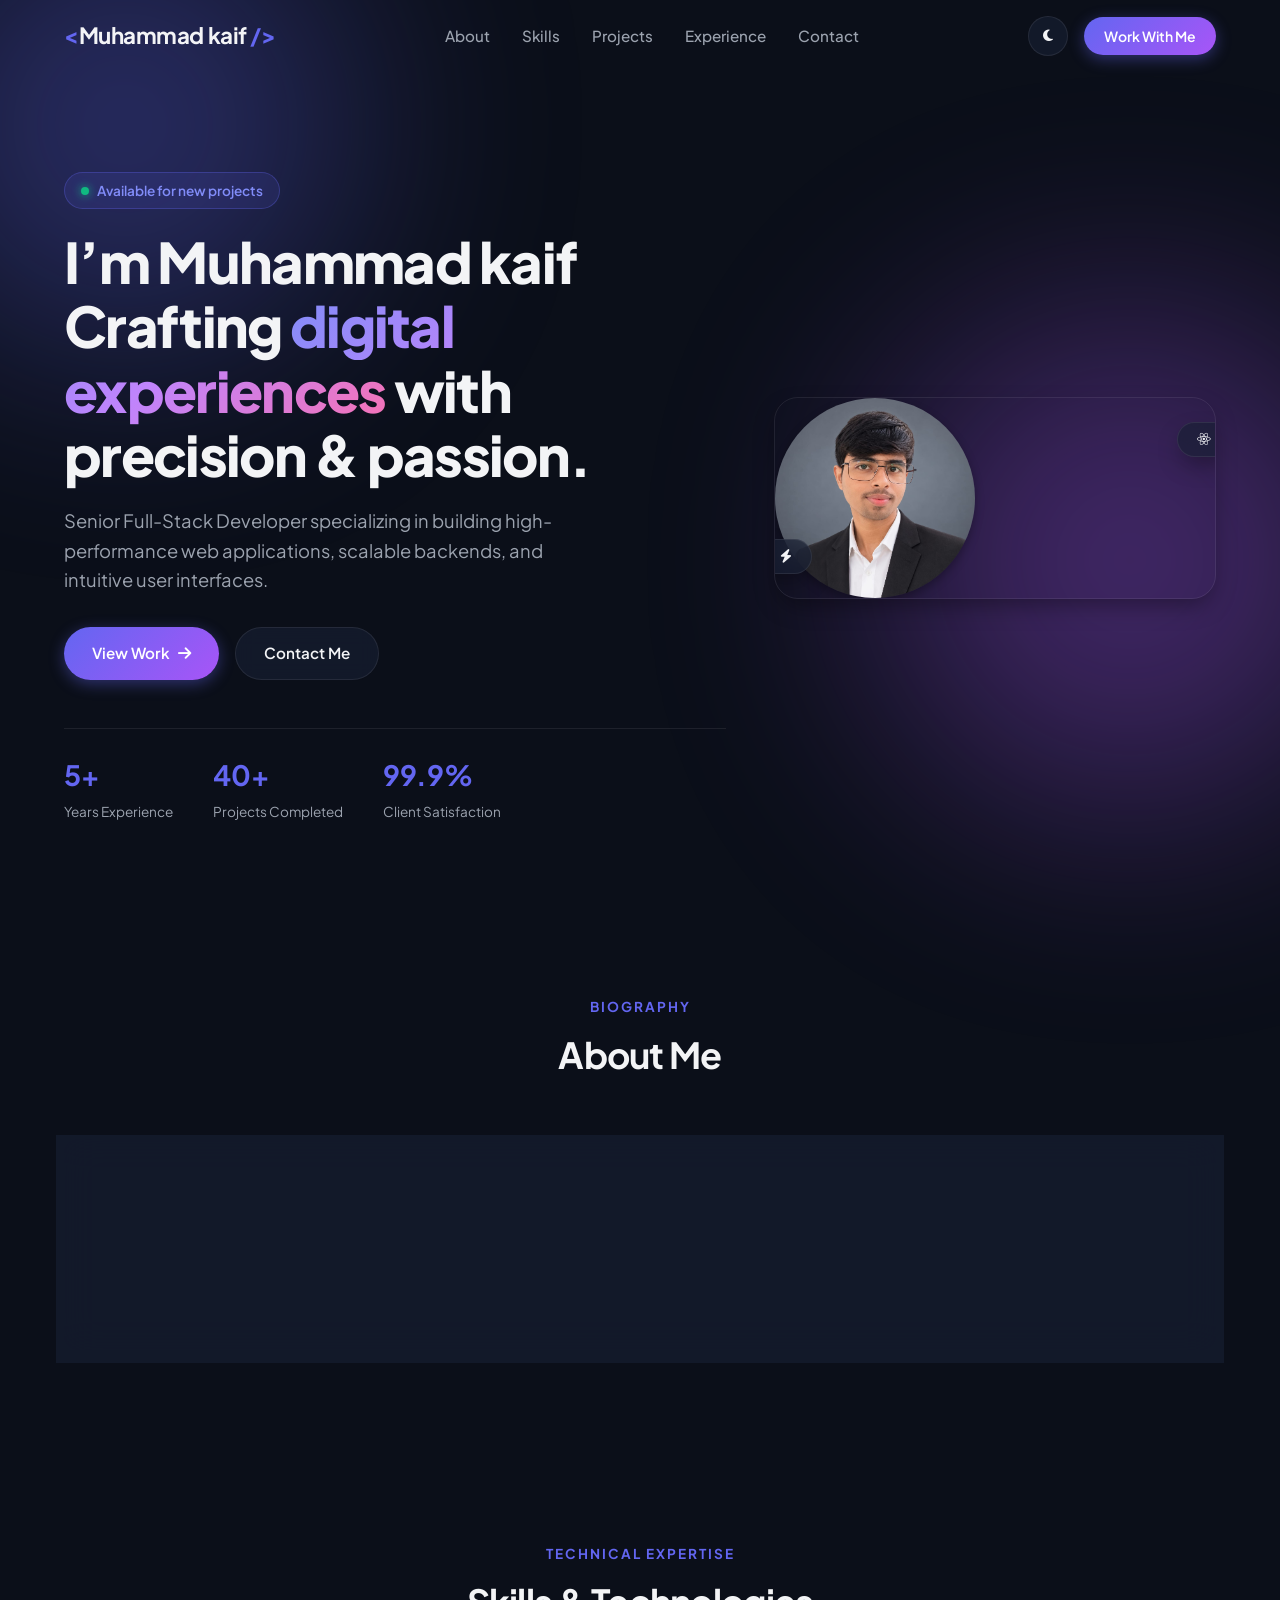
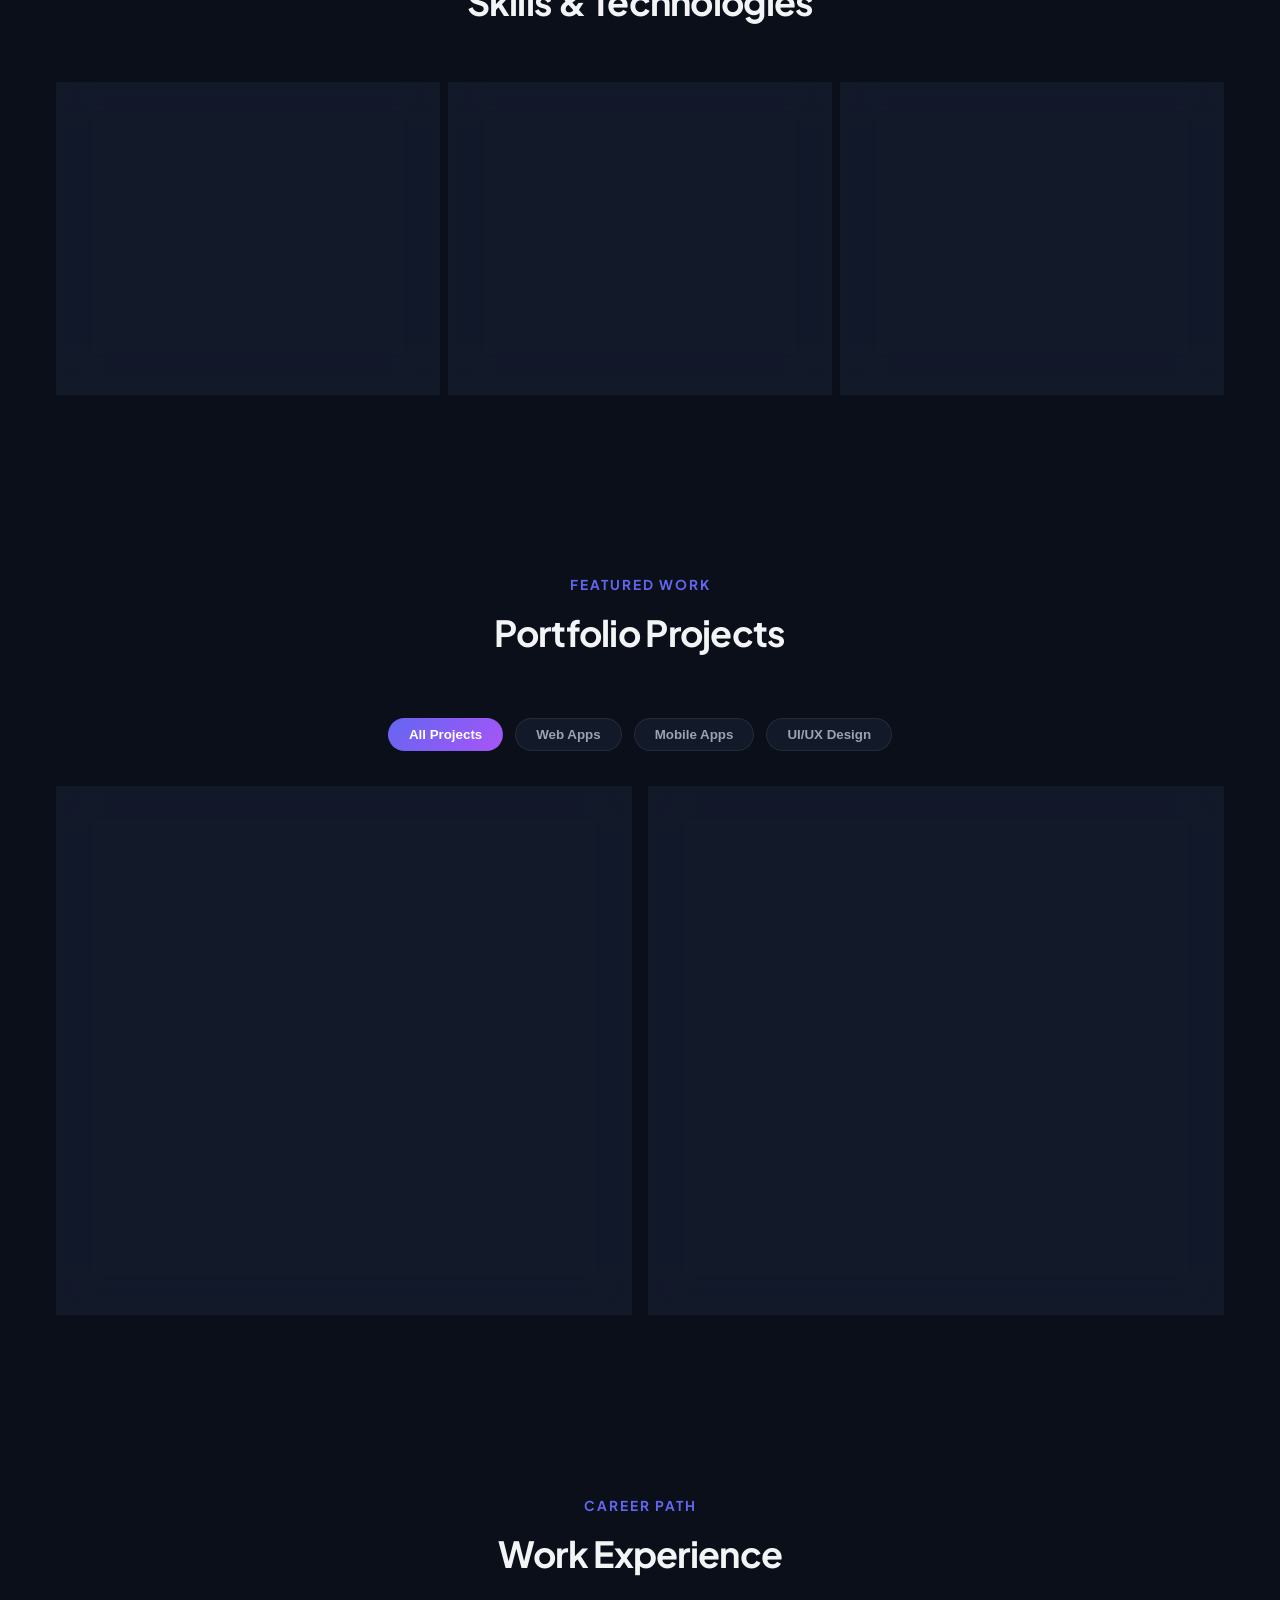
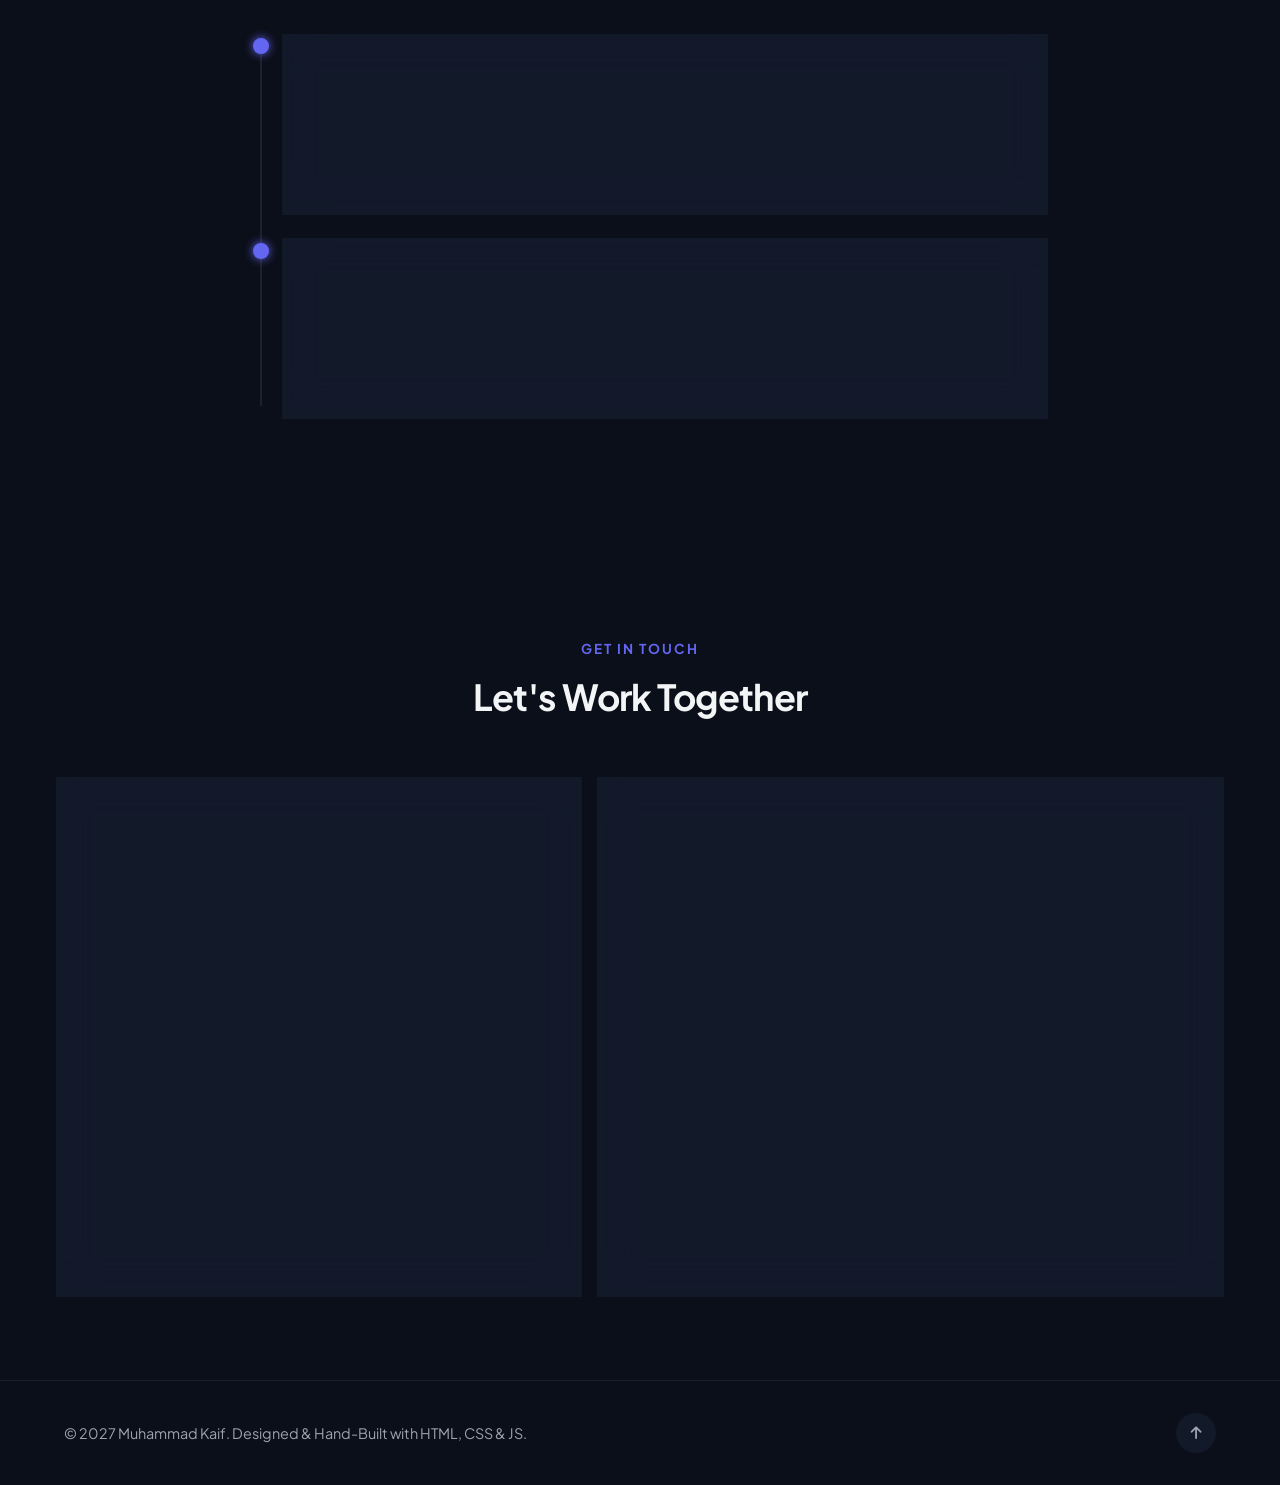
<file: index.html>
<!DOCTYPE html>
<html lang="en" data-theme="dark">
<head>
  <meta charset="UTF-8">
  <meta name="viewport" content="width=device-width, initial-scale=1.0">
  <meta name="description" content="Portfolio of Alex Vance - Full Stack Engineer & UI Designer specializing in modern web applications, performance, and responsive UI design.">
  <title>Muhammad Kaif| Full Stack Engineer & UI Designer</title>
  
  <!-- Fonts -->
  <link rel="preconnect" href="https://fonts.googleapis.com">
  <link rel="preconnect" href="https://fonts.gstatic.com" crossorigin>
  <link href="https://fonts.googleapis.com/css2?family=Outfit:wght@300;400;500;600;700&family=Plus+Jakarta+Sans:wght@400;500;600;700&display=swap" rel="stylesheet">
  
  <!-- Stylesheet -->
  <link rel="stylesheet" href="st.css">
  
  <!-- FontAwesome Icons -->
  <link rel="stylesheet" href="https://cdnjs.cloudflare.com/ajax/libs/font-awesome/6.4.0/css/all.min.css">
</head>
<body>

  <!-- Background Ambient Blur Effects -->
  <div class="ambient-glow glow-1"></div>
  <div class="ambient-glow glow-2"></div>

  <!-- Header Navigation -->
  <header class="navbar" id="header">
    <div class="nav-container">
      <a href="#hero" class="logo">
        <span class="logo-accent">&lt;</span>Muhammad kaif <span class="logo-accent">/&gt;</span>
      </a>
      
      <nav class="nav-menu" id="nav-menu">
        <ul class="nav-list">
          <li><a href="#about" class="nav-link">About</a></li>
          <li><a href="#skills" class="nav-link">Skills</a></li>
          <li><a href="#projects" class="nav-link">Projects</a></li>
          <li><a href="#experience" class="nav-link">Experience</a></li>
          <li><a href="#contact" class="nav-link">Contact</a></li>
        </ul>
      </nav>

      <div class="nav-actions">
        <button class="theme-toggle" id="theme-toggle" aria-label="Toggle Theme">
          <i class="fa-solid fa-moon"></i>
        </button>
        <a href="#contact" class="btn btn-sm btn-primary">Work With Me</a>
        <button class="hamburger" id="hamburger" aria-label="Toggle Navigation Menu">
          <span class="bar"></span>
          <span class="bar"></span>
          <span class="bar"></span>
        </button>
      </div>
    </div>
  </header>

  <main>
    <!-- Hero Section -->
    <section class="hero-section" id="hero">
      <div class="container hero-grid">
        <div class="hero-content reveal">
          <div class="badge">
            <span class="badge-dot"></span> Available for new projects
          </div>
          <h1 class="hero-title">
            I’m Muhammad kaif Crafting <span class="text-gradient">digital experiences</span> with precision & passion.
          </h1>
          <p class="hero-subtitle">
            Senior Full-Stack Developer specializing in building high-performance web applications, scalable backends, and intuitive user interfaces.
          </p>
          <div class="hero-ctas">
            <a href="#projects" class="btn btn-primary">
              View Work <i class="fa-solid fa-arrow-right"></i>
            </a>
            <a href="#contact" class="btn btn-glass">
              Contact Me
            </a>
          </div>
          <div class="hero-stats">
            <div class="stat-item">
              <span class="stat-number">5+</span>
              <span class="stat-label">Years Experience</span>
            </div>
            <div class="stat-item">
              <span class="stat-number">40+</span>
              <span class="stat-label">Projects Completed</span>
            </div>
            <div class="stat-item">
              <span class="stat-number">99.9%</span>
              <span class="stat-label">Client Satisfaction</span>
            </div>
          </div>
        </div>

        <div class="hero-visual reveal">
          <div class="avatar-card">
            <img src="photo.jpeg" />
            <div class="floating-badge badge-top-right">
              <i class="fa-brands fa-react"></i> 
            </div>
            <div class="floating-badge badge-bottom-left">
              <i class="fa-solid fa-bolt"></i> 
            </div>
          </div>
        </div>
      </div>
    </section>

    <!-- About Section -->
    <section class="section" id="about">
      <div class="container">
        <div class="section-header reveal">
          <span class="section-subtitle">Biography</span>
          <h2 class="section-title">About Me</h2>
        </div>
        <div class="about-grid">
          <div class="about-card glass-panel reveal">
            <h3>Full-Stack Craftsman</h3>
            <p>
              I turn complex problems into simple, beautiful, and intuitive interfaces. With expertise across modern frontend frameworks, backend architecture, and cloud infrastructure, I build web solutions that scale.
            </p>
            <div class="about-details">
              <div class="detail-item"><i class="fa-solid fa-location-dot"></i> Varanasi, Uttar Pradesh, India</div>
              <div class="detail-item"><i class="fa-solid fa-envelope"></i> kaif639254@gmail.com</div>
              <div class="detail-item"><i class="fa-solid fa-graduation-cap"></i>Bachelor of Computer Applications (BCA), Final Year (2027)</div>
            </div>
          </div>
        </div>
      </div>
    </section>

    <!-- Skills Section -->
    <section class="section" id="skills">
      <div class="container">
        <div class="section-header reveal">
          <span class="section-subtitle">Technical Expertise</span>
          <h2 class="section-title">Skills & Technologies</h2>
        </div>

        <div class="skills-grid">
          <div class="skill-card glass-panel reveal">
            <div class="skill-icon"><i class="fa-brands fa-js"></i></div>
            <h3>Frontend Development</h3>
            <div class="skill-tags">
              <span class="tag">HTML5 / CSS3</span>
              <span class="tag">JavaScript (ES6+)</span>
              <span class="tag">React.js</span>
              <span class="tag">C-Sharp(c#)</span>

            </div>
          </div>

          <div class="skill-card glass-panel reveal">
            <div class="skill-icon"><i class="fa-solid fa-server"></i></div>
            <h3>Backend Architecture</h3>
            <div class="skill-tags">
              <span class="tag">Node.js</span>
              <span class="tag">Express</span>
              <span class="tag">Python / FastAPI</span>
              <span class="tag">MongoDB</span>
              <span class="tag">.Net-Framework</span>
            </div>
          </div>

          <div class="skill-card glass-panel reveal">
            <div class="skill-icon"><i class="fa-solid fa-cloud"></i></div>
            <h3>DevOps & Tools</h3>
            <div class="skill-tags">
              <span class="tag">Git / GitHub</span>
              <span class="tag">Docker</span>
              <span class="tag">AWS / Vercel</span>
              <span class="tag">CI/CD Pipelines</span>
              <span class="tag">Figma</span>
              <span class="tag">Jest / Cypress</span>
            </div>
          </div>
        </div>
      </div>
    </section>

    <!-- Projects Section -->
    <section class="section" id="projects">
      <div class="container">
        <div class="section-header reveal">
          <span class="section-subtitle">Featured Work</span>
          <h2 class="section-title">Portfolio Projects</h2>
        </div>

        <!-- Filter Controls -->
        <div class="filter-container reveal">
          <button class="filter-btn active" data-filter="all">All Projects</button>
          <button class="filter-btn" data-filter="webapp">Web Apps</button>
          <button class="filter-btn" data-filter="mobile">Mobile Apps</button>
          <button class="filter-btn" data-filter="design">UI/UX Design</button>
        </div>

        <!-- Projects Grid -->
        <div class="projects-grid">
          <!-- Project Card 1 -->
          <article class="project-card glass-panel reveal" data-category="webapp">
            <div class="project-img-wrapper">
              <img src="data:image/svg+xml;utf8,<svg xmlns='http://www.w3.org/2000/svg' width='600' height='337' viewBox='0 0 600 337'><rect width='100%' height='100%' fill='%230f172a'/><rect x='30' y='30' width='540' height='277' rx='12' fill='%231e293b' stroke='%23334155'/><circle cx='60' cy='55' r='6' fill='%23ef4444'/><circle cx='80' cy='55' r='6' fill='%23f59e0b'/><circle cx='100' cy='55' r='6' fill='%2310b981'/><rect x='60' y='90' width='140' height='180' rx='8' fill='%230f172a'/><rect x='220' y='90' width='320' height='100' rx='8' fill='%230f172a'/><polyline points='240,160 290,130 340,150 390,110 440,140 490,100' fill='none' stroke='%236366f1' stroke-width='4'/><rect x='220' y='205' width='150' height='65' rx='8' fill='%230f172a'/><rect x='390' y='205' width='150' height='65' rx='8' fill='%230f172a'/></svg>" alt="Aurora Analytics Dashboard" class="project-img" />
              <div class="project-overlay">
                <a href="#" class="icon-link" aria-label="View Demo"><i class="fa-solid fa-arrow-up-right-from-square"></i></a>
                <a href="#" class="icon-link" aria-label="View Source Code"><i class="fa-brands fa-github"></i></a>
              </div>
            </div>
            <div class="project-content">
              <div class="project-category">Web App</div>
              <h3 class="project-title">Aurora Data Analytics Suite</h3>
              <p class="project-desc">
                Real-time data visualization dashboard powered by React, D3.js, and WebSocket streaming backend.
              </p>
              <div class="project-tech">
                <span>React</span>
                <span>TypeScript</span>
                <span>Tailwind</span>
                <span>Node.js</span>
              </div>
            </div>
          </article>

          <!-- Project Card 2 -->
          <article class="project-card glass-panel reveal" data-category="mobile">
            <div class="project-img-wrapper">
              <img src="data:image/svg+xml;utf8,<svg xmlns='http://www.w3.org/2000/svg' width='600' height='337' viewBox='0 0 600 337'><rect width='100%' height='100%' fill='%23111827'/><rect x='230' y='20' width='140' height='297' rx='20' fill='%231f2937' stroke='%23374151' stroke-width='3'/><rect x='245' y='45' width='110' height='247' rx='10' fill='%23030712'/><rect x='255' y='65' width='90' height='60' rx='6' fill='%23a855f7' opacity='0.8'/><rect x='255' y='135' width='42' height='50' rx='6' fill='%23374151'/><rect x='303' y='135' width='44' height='50' rx='6' fill='%23374151'/><rect x='255' y='195' width='90' height='30' rx='15' fill='%236366f1'/></svg>" alt="Elevate E-Commerce Mobile App" class="project-img" />
              <div class="project-overlay">
                <a href="#" class="icon-link" aria-label="View Demo"><i class="fa-solid fa-arrow-up-right-from-square"></i></a>
                <a href="#" class="icon-link" aria-label="View Source Code"><i class="fa-brands fa-github"></i></a>
              </div>
            </div>
            <div class="project-content">
              <div class="project-category">Mobile App</div>
              <h3 class="project-title">Elevate E-Commerce Mobile App</h3>
              <p class="project-desc">
                Sleek cross-platform shopping experience built with React Native and Stripe payment integration.
              </p>
              <div class="project-tech">
                <span>React Native</span>
                <span>Redux</span>
                <span>Stripe API</span>
                <span>GraphQL</span>
              </div>
            </div>
          </article>
        </div>
      </div>
    </section>

    <!-- Experience Section -->
    <section class="section" id="experience">
      <div class="container">
        <div class="section-header reveal">
          <span class="section-subtitle">Career Path</span>
          <h2 class="section-title">Work Experience</h2>
        </div>

        <div class="timeline">
          <div class="timeline-item reveal">
            <div class="timeline-dot"></div>
            <div class="timeline-content glass-panel">
              <span class="timeline-date">Gaining Experience</span>
              <h3>Full-Stack Engineer</h3>
              <h4 class="company"></h4>
              <p>Architected scalable microservices and led frontend team in delivering high-throughput web tools.</p>
            </div>
          </div>

          <div class="timeline-item reveal">
            <div class="timeline-dot"></div>
            <div class="timeline-content glass-panel">
              <span class="timeline-date"></span>
              <h3>Frontend Developer</h3>
              <h4 class="company">Nexus Digital Studio</h4>
              <p>Built responsive, high-performance web applications and design systems for enterprise clients.</p>
            </div>
          </div>
        </div>
      </div>
    </section>

    <!-- Contact Section -->
    <section class="section" id="contact">
      <div class="container">
        <div class="section-header reveal">
          <span class="section-subtitle">Get In Touch</span>
          <h2 class="section-title">Let's Work Together</h2>
        </div>

        <div class="contact-grid">
          <div class="contact-info glass-panel reveal">
            <h3>Contact Information</h3>
            <p>Have a project in mind or want to talk tech? Drop a message below and I'll reply within 24 hours.</p>
            <div class="info-list">
              <div class="info-item">
                <i class="fa-solid fa-envelope info-icon"></i>
                <div>
                  <span class="info-label">Email</span>
                  <a href="mailto:alex.vance@example.com" class="info-val">kaif639254@gmail.com</a>
                </div>
              </div>
              <div class="info-item">
                <i class="fa-solid fa-location-dot info-icon"></i>
                <div>
                  <span class="info-label">Location</span>
                  <span class="info-val">Varanasi, Uttar Pradesh, India</span>
                </div>
              </div>
            </div>

            <div class="social-links">
              <a href="https://github.com/kaif212/Even" class="social-icon" aria-label="GitHub"><i class="fa-brands fa-github"></i></a>
              <a href="https://www.linkedin.com/in/muhammad-kaif-933680328" class="social-icon" aria-label="LinkedIn"><i class="fa-brands fa-linkedin"></i></a>
              <a href="#" class="social-icon" aria-label="Twitter"><i class="fa-brands fa-x-twitter"></i></a>
            </div>
          </div>

          <form class="contact-form glass-panel reveal" id="contact-form">
            <div class="form-group">
              <label for="name">Your Name</label>
              <input type="text" id="name" required placeholder="Muhammad Kaif">
            </div>
            <div class="form-group">
              <label for="email">Your Email</label>
              <input type="email" id="email" required placeholder="kaif639254@gmail.com">
            </div>
            <div class="form-group">
              <label for="message">Message</label>
              <textarea id="message" rows="5" required placeholder="Tell me about your project..."></textarea>
            </div>
            <button type="submit" class="btn btn-primary btn-full">
              Send Message <i class="fa-solid fa-paper-plane"></i>
            </button>
            <div class="form-message" id="form-message"></div>
          </form>
        </div>
      </div>
    </section>
  </main>

  <!-- Footer -->
  <footer class="footer">
    <div class="container footer-content">
      <p>&copy; 2027 Muhammad Kaif. Designed & Hand-Built with HTML, CSS & JS.</p>
      <a href="#hero" class="back-to-top" aria-label="Back to top">
        <i class="fa-solid fa-arrow-up"></i>
      </a>
    </div>
  </footer>

  <script src="script.js"></script>
</body>
</html>
</file>
<file: st.css>
:root {
  /* Dark Theme Default */
  --bg-main: #0b0f19;
  --bg-surface: rgba(23, 31, 51, 0.65);
  --bg-surface-hover: rgba(30, 41, 69, 0.8);
  --border-glass: rgba(255, 255, 255, 0.08);
  --border-glass-hover: rgba(99, 102, 241, 0.4);
  
  --text-main: #f3f4f6;
  --text-muted: #9ca3af;
  --text-dim: #6b7280;
  
  --primary: #6366f1;
  --primary-hover: #4f46e5;
  --accent: #a855f7;
  --gradient-text: linear-gradient(135deg, #818cf8 0%, #c084fc 50%, #f472b6 100%);
  --gradient-primary: linear-gradient(135deg, #6366f1 0%, #a855f7 100%);
  
  --shadow-sm: 0 4px 6px -1px rgba(0, 0, 0, 0.3);
  --shadow-md: 0 10px 25px -5px rgba(0, 0, 0, 0.4);
  --shadow-glow: 0 0 30px rgba(99, 102, 241, 0.25);
  
  --radius-sm: 0.5rem;
  --radius-md: 1rem;
  --radius-lg: 1.5rem;
  --radius-full: 9999px;
  
  --transition: all 0.3s cubic-bezier(0.4, 0, 0.2, 1);
  --font-family: 'Plus Jakarta Sans', 'Outfit', system-ui, -apple-system, sans-serif;
}

[data-theme="light"] {
  --bg-main: #f8fafc;
  --bg-surface: rgba(255, 255, 255, 0.75);
  --bg-surface-hover: rgba(255, 255, 255, 0.95);
  --border-glass: rgba(0, 0, 0, 0.08);
  --border-glass-hover: rgba(99, 102, 241, 0.4);
  
  --text-main: #0f172a;
  --text-muted: #475569;
  --text-dim: #94a3b8;
  
  --shadow-sm: 0 4px 6px -1px rgba(0, 0, 0, 0.05);
  --shadow-md: 0 10px 25px -5px rgba(0, 0, 0, 0.08);
  --shadow-glow: 0 0 25px rgba(99, 102, 241, 0.15);
}

/* --------------------------------------------------------------------------
   2. Global Resets & Base Styles
   -------------------------------------------------------------------------- */
* {
  margin: 0;
  padding: 0;
  box-sizing: border-box;
}

html {
  scroll-behavior: smooth;
  font-size: 16px;
}

body {
  background-color: var(--bg-main);
  color: var(--text-main);
  font-family: var(--font-family);
  line-height: 1.6;
  overflow-x: hidden;
  position: relative;
  transition: background-color 0.4s ease, color 0.4s ease;
}

a {
  color: inherit;
  text-decoration: none;
  transition: var(--transition);
}

ul {
  list-style: none;
}

img {
  max-width: 100%;
  height: auto;
  display: block;
}

/* Ambient Glow Blobs */
.ambient-glow {
  position: fixed;
  border-radius: 50%;
  filter: blur(120px);
  z-index: -1;
  pointer-events: none;
  opacity: 0.35;
}
.glow-1 {
  width: 450px;
  height: 450px;
  background: #6366f1;
  top: -100px;
  left: -100px;
}
.glow-2 {
  width: 500px;
  height: 500px;
  background: #a855f7;
  bottom: 10%;
  right: -100px;
}

/* Layout Container */
.container {
  width: 100%;
  max-width: 1200px;
  margin: 0 auto;
  padding: 0 1.5rem;
}

.section {
  padding: 6rem 0;
}

.glass-panel {
  background: var(--bg-surface);
  backdrop-filter: blur(16px);
  -webkit-backdrop-filter: blur(16px);
  border: 1px solid var(--border-glass);
  border-radius: var(--radius-md);
  box-shadow: var(--shadow-sm);
  transition: var(--transition);
}

.glass-panel:hover {
  border-color: var(--border-glass-hover);
  box-shadow: var(--shadow-glow);
}

/* Typography & Gradient Text */
.text-gradient {
  background: var(--gradient-text);
  -webkit-background-clip: text;
  -webkit-text-fill-color: transparent;
}

.section-header {
  text-align: center;
  margin-bottom: 3.5rem;
}

.section-subtitle {
  text-transform: uppercase;
  letter-spacing: 2px;
  font-size: 0.85rem;
  font-weight: 700;
  color: var(--primary);
  display: block;
  margin-bottom: 0.5rem;
}

.section-title {
  font-size: 2.25rem;
  font-weight: 700;
  letter-spacing: -0.02em;
}

/* --------------------------------------------------------------------------
   3. Buttons & Badges
   -------------------------------------------------------------------------- */
.btn {
  display: inline-flex;
  align-items: center;
  justify-content: center;
  gap: 0.5rem;
  padding: 0.85rem 1.75rem;
  font-weight: 600;
  font-size: 0.95rem;
  border-radius: var(--radius-full);
  cursor: pointer;
  border: none;
  transition: var(--transition);
}

.btn-primary {
  background: var(--gradient-primary);
  color: #fff;
  box-shadow: 0 4px 15px rgba(99, 102, 241, 0.4);
}

.avatar-card img {
  width: 200px;       /* size control */
  height: 200px;      /* size control */
  border-radius: 50%; /* circle banane ke liye */
  object-fit: cover;  /* image ko crop karke fit karega */
  box-shadow: 0 4px 10px rgba(0,0,0,0.3); /* stylish shadow */
}

.btn-primary:hover {
  transform: translateY(-2px);
  box-shadow: 0 8px 25px rgba(99, 102, 241, 0.6);
}

.btn-glass {
  background: var(--bg-surface);
  color: var(--text-main);
  border: 1px solid var(--border-glass);
  backdrop-filter: blur(10px);
}

.btn-glass:hover {
  background: var(--bg-surface-hover);
  border-color: var(--primary);
  transform: translateY(-2px);
}

.btn-sm {
  padding: 0.5rem 1.25rem;
  font-size: 0.875rem;
}

.badge {
  display: inline-flex;
  align-items: center;
  gap: 0.5rem;
  padding: 0.4rem 1rem;
  border-radius: var(--radius-full);
  background: rgba(99, 102, 241, 0.12);
  border: 1px solid rgba(99, 102, 241, 0.3);
  color: #818cf8;
  font-size: 0.85rem;
  font-weight: 600;
}

.badge-dot {
  width: 8px;
  height: 8px;
  border-radius: 50%;
  background: #10b981;
  box-shadow: 0 0 10px #10b981;
  animation: pulse 2s infinite;
}

@keyframes pulse {
  0% { transform: scale(0.95); opacity: 0.8; }
  50% { transform: scale(1.25); opacity: 1; }
  100% { transform: scale(0.95); opacity: 0.8; }
}

/* --------------------------------------------------------------------------
   4. Header & Navigation
   -------------------------------------------------------------------------- */
.navbar {
  position: fixed;
  top: 0;
  left: 0;
  width: 100%;
  z-index: 1000;
  padding: 1rem 0;
  transition: var(--transition);
}

.navbar.scrolled {
  background: var(--bg-surface);
  backdrop-filter: blur(20px);
  -webkit-backdrop-filter: blur(20px);
  border-bottom: 1px solid var(--border-glass);
  padding: 0.75rem 0;
}

.nav-container {
  display: flex;
  align-items: center;
  justify-content: space-between;
  max-width: 1200px;
  margin: 0 auto;
  padding: 0 1.5rem;
}

.logo {
  font-size: 1.4rem;
  font-weight: 700;
  letter-spacing: -0.02em;
}

.logo-accent {
  color: var(--primary);
}

.nav-list {
  display: flex;
  gap: 2rem;
}

.nav-link {
  font-weight: 500;
  color: var(--text-muted);
  font-size: 0.95rem;
  position: relative;
}

.nav-link:hover,
.nav-link.active {
  color: var(--text-main);
}

.nav-link::after {
  content: '';
  position: absolute;
  bottom: -4px;
  left: 0;
  width: 0%;
  height: 2px;
  background: var(--gradient-primary);
  transition: var(--transition);
}

.nav-link:hover::after,
.nav-link.active::after {
  width: 100%;
}

.nav-actions {
  display: flex;
  align-items: center;
  gap: 1rem;
}

.theme-toggle {
  background: var(--bg-surface);
  border: 1px solid var(--border-glass);
  color: var(--text-main);
  width: 40px;
  height: 40px;
  border-radius: 50%;
  display: flex;
  align-items: center;
  justify-content: center;
  cursor: pointer;
  transition: var(--transition);
}

.theme-toggle:hover {
  transform: rotate(15deg);
  border-color: var(--primary);
}

/* Mobile Hamburger Button */
.hamburger {
  display: none;
  flex-direction: column;
  gap: 5px;
  background: none;
  border: none;
  cursor: pointer;
  padding: 0.5rem;
}

.hamburger .bar {
  width: 24px;
  height: 2px;
  background-color: var(--text-main);
  transition: var(--transition);
  border-radius: 2px;
}

/* --------------------------------------------------------------------------
   5. Hero Section
   -------------------------------------------------------------------------- */
.hero-section {
  min-height: 100vh;
  display: flex;
  align-items: center;
  padding-top: 6rem;
}

.hero-grid {
  display: grid;
  grid-template-columns: 1.2fr 0.8fr;
  gap: 3rem;
  align-items: center;
}

.hero-title {
  font-size: 3.5rem;
  font-weight: 800;
  line-height: 1.15;
  margin: 1.25rem 0;
  letter-spacing: -0.03em;
}

.hero-subtitle {
  font-size: 1.15rem;
  color: var(--text-muted);
  margin-bottom: 2rem;
  max-width: 540px;
}

.hero-ctas {
  display: flex;
  gap: 1rem;
  margin-bottom: 3rem;
}

.hero-stats {
  display: flex;
  gap: 2.5rem;
  border-top: 1px solid var(--border-glass);
  padding-top: 1.5rem;
}

.stat-number {
  font-size: 1.75rem;
  font-weight: 700;
  display: block;
  color: var(--primary);
}

.stat-label {
  font-size: 0.85rem;
  color: var(--text-muted);
}

/* Avatar Card */
.avatar-card {
  position: relative;
  border-radius: var(--radius-lg);
  overflow: hidden;
  box-shadow: var(--shadow-md);
  border: 1px solid var(--border-glass);
}

.avatar-img {
  width: 100%;
  height: 100%;
  object-fit: cover;
  border-radius: var(--radius-lg);
  transition: transform 0.5s ease;
}

.avatar-card:hover .avatar-img {
  transform: scale(1.03);
}

.floating-badge {
  position: absolute;
  background: var(--bg-surface);
  backdrop-filter: blur(12px);
  border: 1px solid var(--border-glass);
  padding: 0.6rem 1.2rem;
  border-radius: var(--radius-full);
  font-size: 0.85rem;
  font-weight: 600;
  display: flex;
  align-items: center;
  gap: 0.5rem;
  box-shadow: var(--shadow-md);
}

.badge-top-right { top: 1.5rem; right: -1rem; }
.badge-bottom-left { bottom: 1.5rem; left: -1rem; }

/* --------------------------------------------------------------------------
   6. About & Skills Sections
   -------------------------------------------------------------------------- */
.about-card {
  padding: 2.5rem;
}

.about-details {
  display: flex;
  gap: 2rem;
  margin-top: 1.5rem;
  color: var(--text-muted);
  font-size: 0.95rem;
}

.skills-grid {
  display: grid;
  grid-template-columns: repeat(auto-fit, minmax(300px, 1fr));
  gap: 1.5rem;
}

.skill-card {
  padding: 2rem;
}

.skill-icon {
  font-size: 2rem;
  color: var(--primary);
  margin-bottom: 1rem;
}

.skill-tags {
  display: flex;
  flex-wrap: wrap;
  gap: 0.5rem;
  margin-top: 1rem;
}

.tag {
  background: rgba(99, 102, 241, 0.1);
  color: var(--text-main);
  padding: 0.35rem 0.85rem;
  border-radius: var(--radius-full);
  font-size: 0.8rem;
  font-weight: 500;
  border: 1px solid var(--border-glass);
}

/* --------------------------------------------------------------------------
   7. Filterable Projects Section
   -------------------------------------------------------------------------- */
.filter-container {
  display: flex;
  justify-content: center;
  gap: 0.75rem;
  margin-bottom: 2.5rem;
  flex-wrap: wrap;
}

.filter-btn {
  background: var(--bg-surface);
  border: 1px solid var(--border-glass);
  color: var(--text-muted);
  padding: 0.5rem 1.25rem;
  border-radius: var(--radius-full);
  font-weight: 600;
  cursor: pointer;
  transition: var(--transition);
}

.filter-btn.active,
.filter-btn:hover {
  background: var(--gradient-primary);
  color: #fff;
  border-color: transparent;
}

.projects-grid {
  display: grid;
  grid-template-columns: repeat(auto-fit, minmax(320px, 1fr));
  gap: 2rem;
}

.project-card {
  overflow: hidden;
  display: flex;
  flex-direction: column;
}

.project-img-wrapper {
  position: relative;
  overflow: hidden;
  aspect-ratio: 16 / 9;
}

.project-img {
  width: 100%;
  height: 100%;
  object-fit: cover;
  transition: transform 0.5s ease;
}

.project-card:hover .project-img {
  transform: scale(1.05);
}

.project-overlay {
  position: absolute;
  inset: 0;
  background: rgba(11, 15, 25, 0.7);
  backdrop-filter: blur(4px);
  display: flex;
  align-items: center;
  justify-content: center;
  gap: 1rem;
  opacity: 0;
  transition: opacity 0.3s ease;
}

.project-card:hover .project-overlay {
  opacity: 1;
}

.icon-link {
  width: 44px;
  height: 44px;
  background: #fff;
  color: #0b0f19;
  border-radius: 50%;
  display: flex;
  align-items: center;
  justify-content: center;
  font-size: 1.1rem;
  transition: transform 0.2s ease;
}

.icon-link:hover {
  transform: scale(1.15);
}

.project-content {
  padding: 1.5rem;
  display: flex;
  flex-direction: column;
  flex: 1;
}

.project-category {
  font-size: 0.75rem;
  text-transform: uppercase;
  letter-spacing: 1px;
  color: var(--primary);
  font-weight: 700;
  margin-bottom: 0.25rem;
}

.project-title {
  font-size: 1.25rem;
  font-weight: 700;
  margin-bottom: 0.5rem;
}

.project-desc {
  font-size: 0.9rem;
  color: var(--text-muted);
  margin-bottom: 1.25rem;
}

.project-tech {
  display: flex;
  gap: 0.5rem;
  margin-top: auto;
  font-size: 0.75rem;
  color: var(--text-dim);
}

/* --------------------------------------------------------------------------
   8. Experience Timeline
   -------------------------------------------------------------------------- */
.timeline {
  position: relative;
  max-width: 800px;
  margin: 0 auto;
}

.timeline::before {
  content: '';
  position: absolute;
  top: 0;
  left: 20px;
  height: 100%;
  width: 2px;
  background: var(--border-glass);
}

.timeline-item {
  position: relative;
  padding-left: 50px;
  margin-bottom: 2.5rem;
}

.timeline-dot {
  position: absolute;
  left: 13px;
  top: 0;
  width: 16px;
  height: 16px;
  border-radius: 50%;
  background: var(--primary);
  box-shadow: 0 0 10px var(--primary);
}

.timeline-content {
  padding: 1.5rem;
}

.timeline-date {
  font-size: 0.85rem;
  color: var(--primary);
  font-weight: 600;
}

.company {
  color: var(--text-muted);
  font-size: 0.95rem;
  margin-bottom: 0.5rem;
}

/* --------------------------------------------------------------------------
   9. Contact Form & Footer
   -------------------------------------------------------------------------- */
.contact-grid {
  display: grid;
  grid-template-columns: 1fr 1.2fr;
  gap: 2rem;
}

.contact-info, .contact-form {
  padding: 2.5rem;
}

.info-list {
  margin: 2rem 0;
  display: flex;
  flex-direction: column;
  gap: 1.5rem;
}

.info-item {
  display: flex;
  align-items: center;
  gap: 1rem;
}

.info-icon {
  width: 44px;
  height: 44px;
  background: rgba(99, 102, 241, 0.1);
  color: var(--primary);
  border-radius: 50%;
  display: flex;
  align-items: center;
  justify-content: center;
}

.form-group {
  margin-bottom: 1.5rem;
}

.form-group label {
  display: block;
  font-size: 0.875rem;
  font-weight: 600;
  margin-bottom: 0.5rem;
}

.form-group input,
.form-group textarea {
  width: 100%;
  padding: 0.85rem 1rem;
  background: rgba(255, 255, 255, 0.04);
  border: 1px solid var(--border-glass);
  border-radius: var(--radius-sm);
  color: var(--text-main);
  font-family: inherit;
  outline: none;
  transition: var(--transition);
}

.form-group input:focus,
.form-group textarea:focus {
  border-color: var(--primary);
  box-shadow: 0 0 10px rgba(99, 102, 241, 0.3);
}

.btn-full { width: 100%; }

.social-links {
  display: flex;
  gap: 1rem;
}

.social-icon {
  width: 40px;
  height: 40px;
  border-radius: 50%;
  background: var(--bg-surface);
  border: 1px solid var(--border-glass);
  display: flex;
  align-items: center;
  justify-content: center;
}

.social-icon:hover {
  background: var(--gradient-primary);
  color: #fff;
}

.footer {
  padding: 2rem 0;
  border-top: 1px solid var(--border-glass);
  font-size: 0.9rem;
  color: var(--text-muted);
}

.footer-content {
  display: flex;
  align-items: center;
  justify-content: space-between;
}

.back-to-top {
  width: 40px;
  height: 40px;
  background: var(--bg-surface);
  border-radius: 50%;
  display: flex;
  align-items: center;
  justify-content: center;
}

/* --------------------------------------------------------------------------
   10. Scroll Reveals & Mobile Breakpoints
   -------------------------------------------------------------------------- */
.reveal {
  opacity: 0;
  transform: translateY(30px);
  transition: opacity 0.8s cubic-bezier(0.4, 0, 0.2, 1), transform 0.8s cubic-bezier(0.4, 0, 0.2, 1);
}

.reveal.active {
  opacity: 1;
  transform: translateY(0);
}

@media (max-width: 992px) {
  .hero-title { font-size: 2.75rem; }
  .hero-grid, .contact-grid { grid-template-columns: 1fr; }
  .badge-top-right, .badge-bottom-left { display: none; }
}

@media (max-width: 768px) {
  .hamburger { display: flex; }
  .nav-menu {
    position: fixed;
    top: 60px;
    right: -100%;
    width: 80%;
    height: calc(100vh - 60px);
    background: var(--bg-main);
    backdrop-filter: blur(25px);
    border-left: 1px solid var(--border-glass);
    padding: 3rem 2rem;
    transition: right 0.4s ease-in-out;
  }
  
  .nav-menu.active { right: 0; }
  .nav-list { flex-direction: column; gap: 1.75rem; }
  .hero-title { font-size: 2.25rem; }
  .hero-stats { flex-direction: column; gap: 1rem; }
}
</file>
